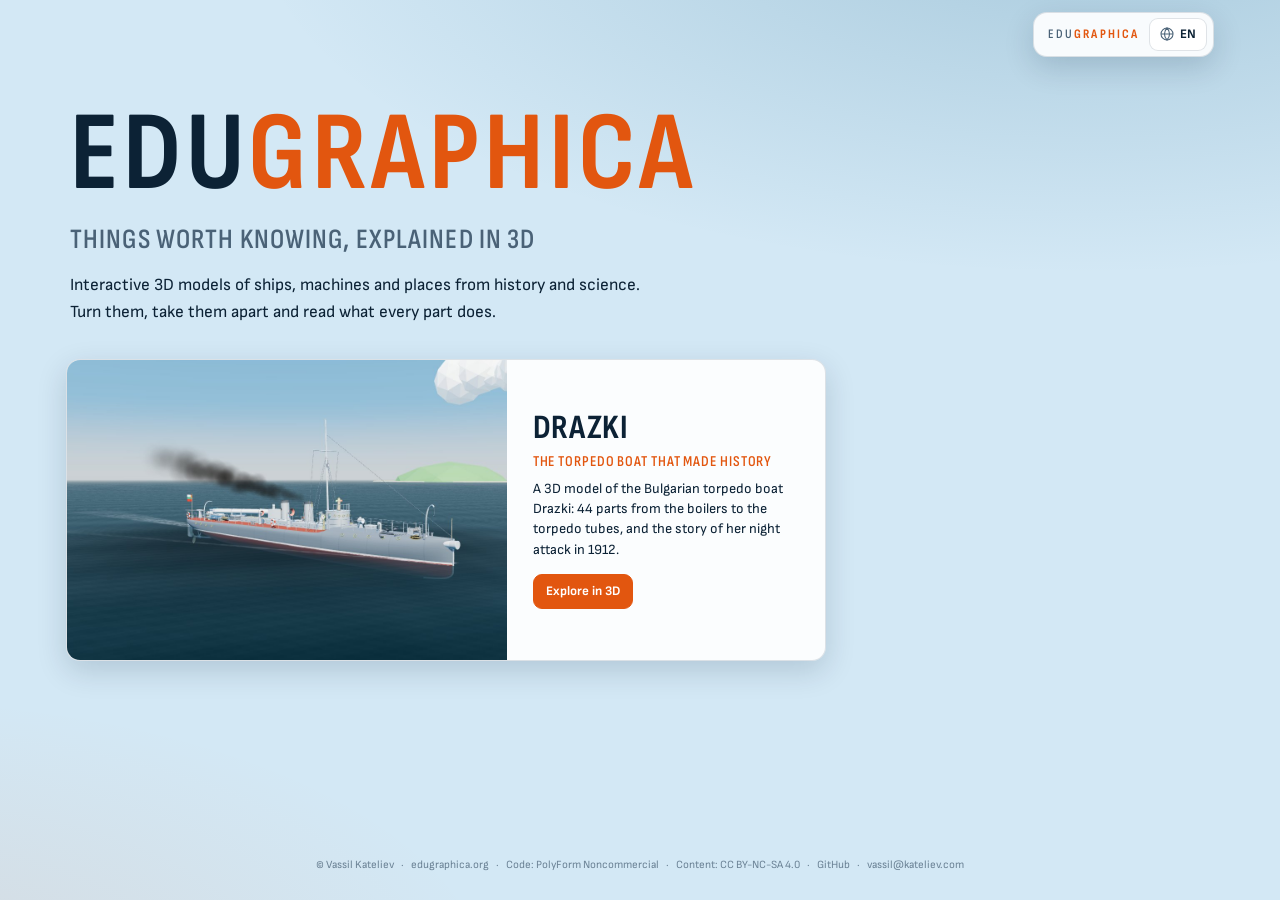
<file: index.html>
<!doctype html>
<html lang="en">
<head>
<meta charset="utf-8">
<meta name="viewport" content="width=device-width, initial-scale=1, viewport-fit=cover">
<title>Edugraphica</title>
<meta name="description" content="Edugraphica: interactive 3D models of ships, machines and places from history and science, explained part by part for young people.">
<meta name="copyright" content="© 2026 Vassil Kateliev · edugraphica.org">
<link rel="license" href="https://polyformproject.org/licenses/noncommercial/1.0.0" title="Code: PolyForm Noncommercial 1.0.0">
<link rel="license" href="https://creativecommons.org/licenses/by-nc-sa/4.0/" title="Content: CC BY-NC-SA 4.0">
<link rel="icon" href="assets/icons/favicon.svg" type="image/svg+xml">
<link rel="preconnect" href="https://fonts.googleapis.com">
<link rel="preconnect" href="https://fonts.gstatic.com" crossorigin>
<link rel="stylesheet" href="assets/css/tokens.css">
<link rel="stylesheet" href="assets/css/base.css">
<link rel="stylesheet" href="assets/css/landing.css">
</head>
<body class="landing">
<div class="landing-wrap">
  <nav id="siteNav" class="site-nav panel"></nav>
  <header class="landing-hero">
    <h1 class="landing-mark">Edu<b>graphica</b></h1>
    <p class="landing-tagline" data-i18n="site.tagline">Things worth knowing, explained in 3D</p>
    <p class="landing-intro" data-i18n="site.intro">Interactive 3D models of ships, machines and places from history and science.</p>
  </header>
  <main class="landing-grid" id="sites" aria-live="polite"></main>
  <footer id="siteFoot" class="site-foot"></footer>
</div>
<script type="module">
  import { startLanding } from './assets/js/pages/landing.js';
  startLanding().catch(err => console.error(err));
</script>
</body>
</html>
</file>
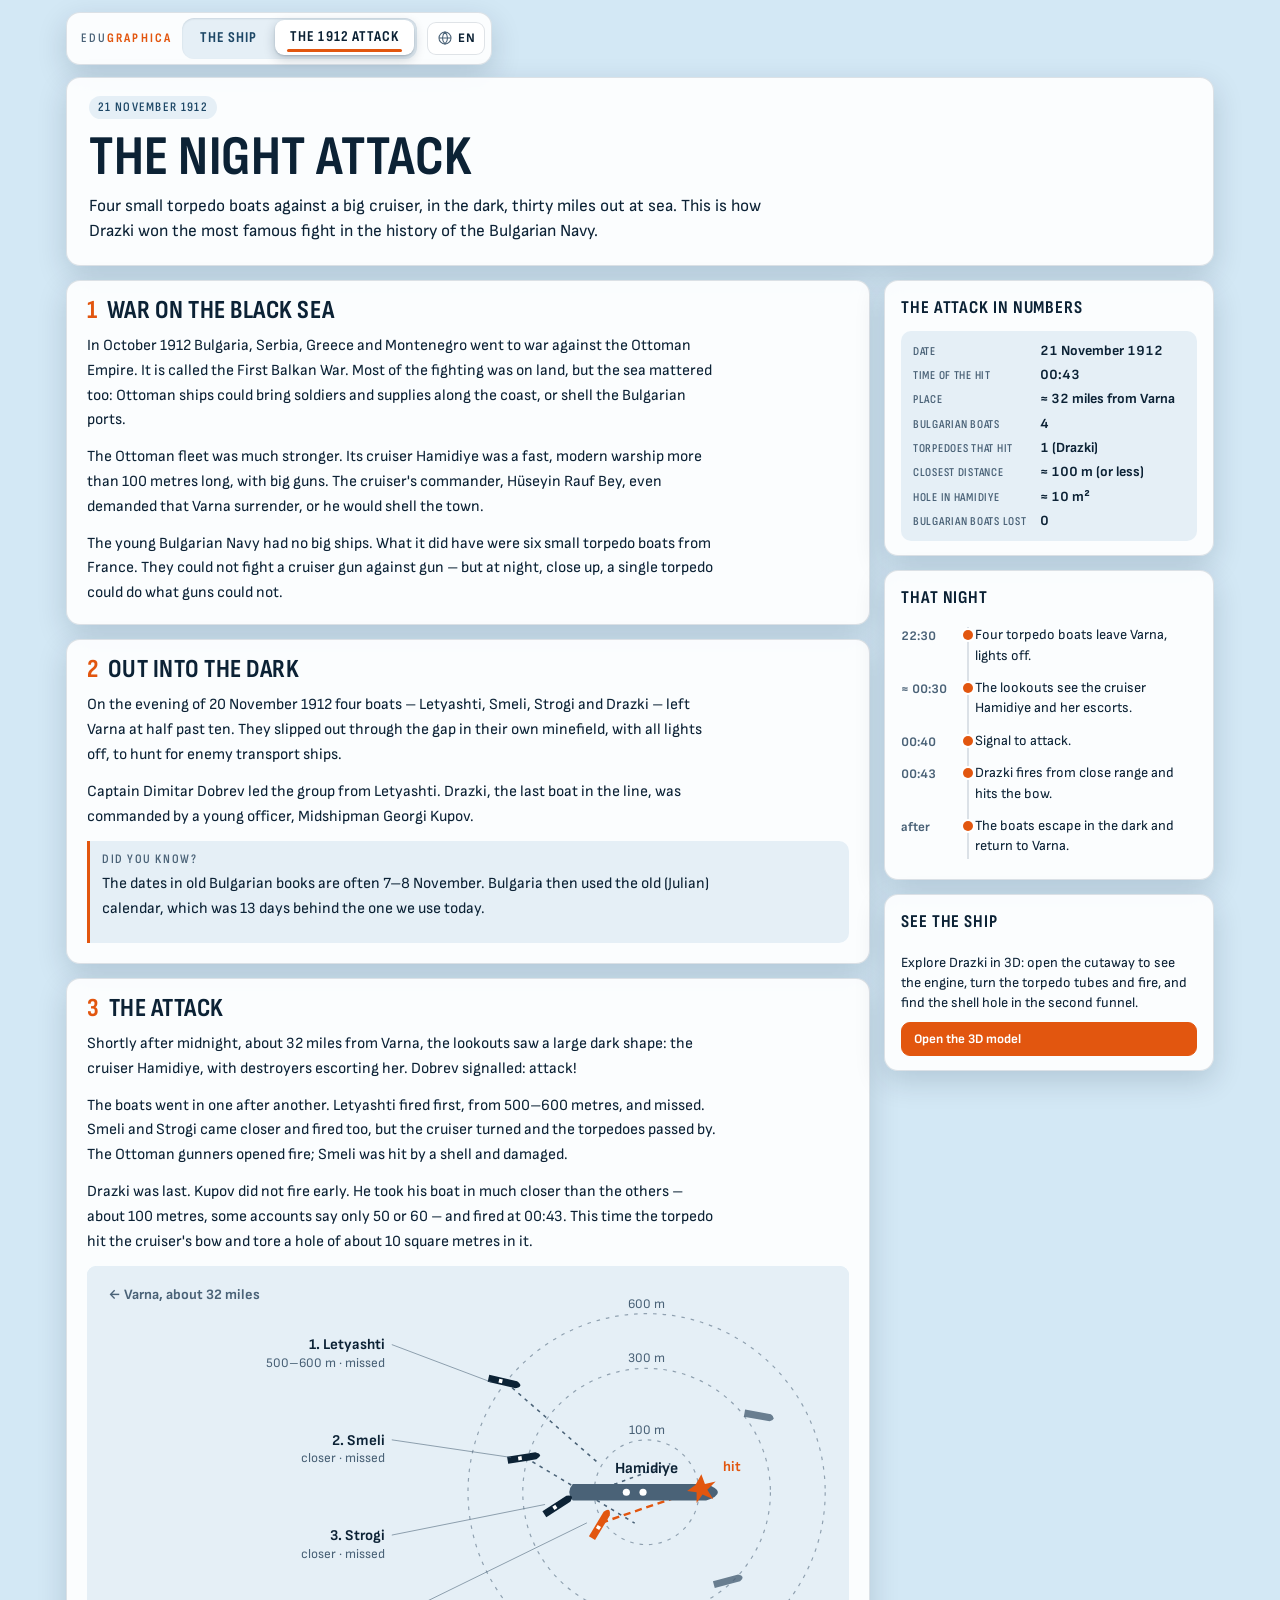
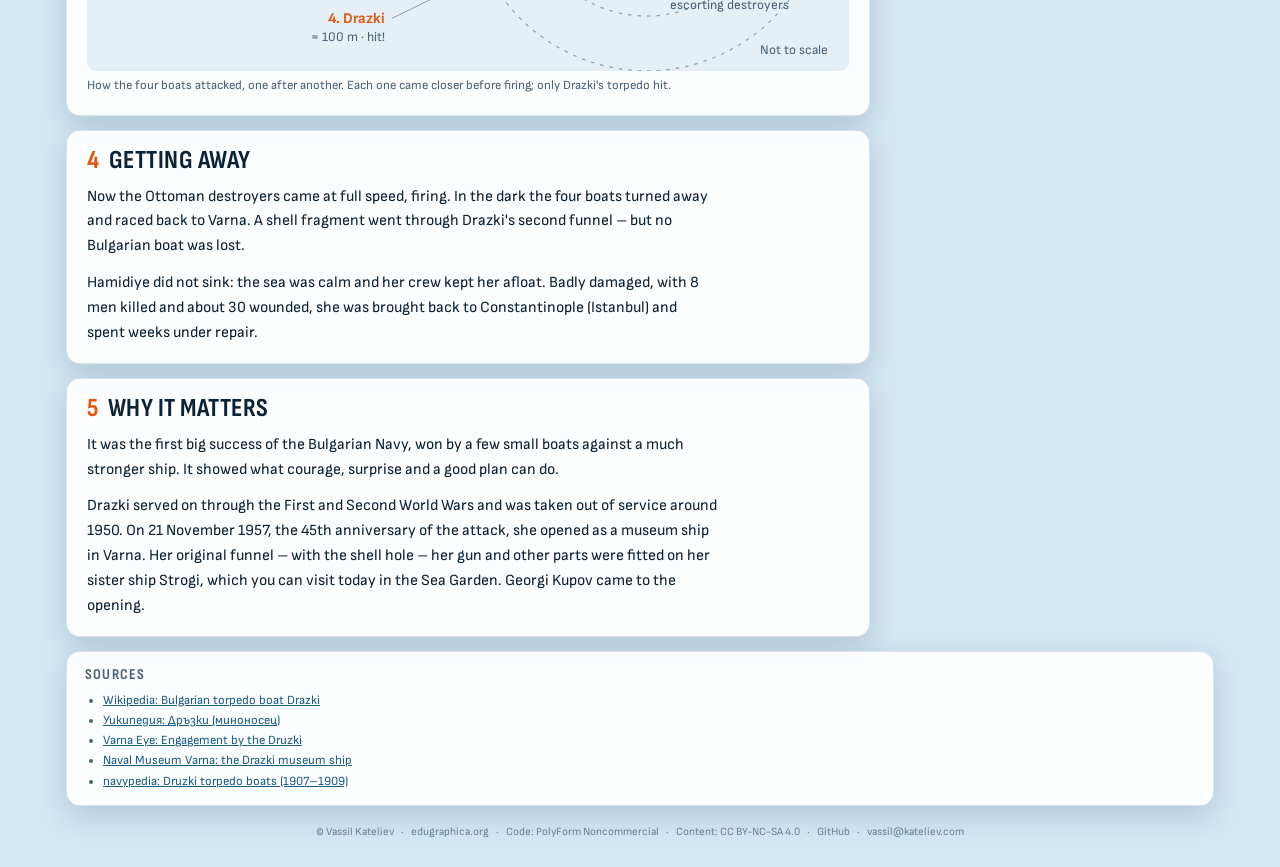
<file: drazki/story/index.html>
<!doctype html>
<html lang="en">
<head>
<meta charset="utf-8">
<meta name="viewport" content="width=device-width, initial-scale=1, viewport-fit=cover">
<title>The night attack of 1912 · Drazki · Edugraphica</title>
<meta name="description" content="How the Bulgarian torpedo boat Drazki torpedoed the Ottoman cruiser Hamidiye on the night of 21 November 1912, told step by step with a diagram and a timeline.">
<meta name="copyright" content="© 2026 Vassil Kateliev · edugraphica.org">
<link rel="license" href="https://polyformproject.org/licenses/noncommercial/1.0.0" title="Code: PolyForm Noncommercial 1.0.0">
<link rel="license" href="https://creativecommons.org/licenses/by-nc-sa/4.0/" title="Content: CC BY-NC-SA 4.0">
<link rel="icon" href="../../assets/icons/favicon.svg" type="image/svg+xml">
<link rel="preconnect" href="https://fonts.googleapis.com">
<link rel="preconnect" href="https://fonts.gstatic.com" crossorigin>
<!-- style cascade: site-wide tokens and components → article layout → this microsite's theme -->
<link rel="stylesheet" href="../../assets/css/tokens.css">
<link rel="stylesheet" href="../../assets/css/base.css">
<link rel="stylesheet" href="../../assets/css/article.css">
<link rel="stylesheet" href="../site.css">
</head>
<body class="article">
<div class="article-wrap">
  <nav id="siteNav" class="site-nav panel"></nav>
  <main id="article" aria-live="polite"></main>
  <footer id="siteFoot" class="site-foot"></footer>
</div>
<script type="module">
  import { startArticle } from '../../assets/js/pages/article.js';
  import { attackMap } from './attack-map.js';
  startArticle({ site: 'drazki', ns: 'story', current: 'story', figures: { attackMap } }).catch(err => console.error(err));
</script>
</body>
</html>
</file>
<file: assets/css/tokens.css>
/* Edugraphica — design tokens.
   One palette and type system for the landing page and every microsite (3D explorers,
   story pages …). Pages only use these variables, never raw colours.
   Cascade: tokens.css (all pages) → <microsite>/site.css (one microsite and its sub-pages)
   → an optional page stylesheet. A microsite re-themes itself by overriding these variables
   in its site.css; it never edits this file.
   Look (inherited from youngsails.org): bright water and sky, white HUD panels,
   signal orange as the single accent. */

/* Fonts: the only place they are loaded. Sofia Sans (Lettersoup, OFL) has Bulgarian
   Cyrillic letterforms by default; Russian forms switch on through locl for lang="ru". */
@import url("https://fonts.googleapis.com/css2?family=Sofia+Sans:ital,wght@0,400;0,700;1,400&family=Sofia+Sans+Condensed:wght@500;600;700&display=swap");

:root {
  /* colour */
  --stage: #d3e8f5;               /* page ground behind 3D scenes and content */
  --panel: rgba(255, 255, 255, .9);
  --panel-solid: #ffffff;
  --line: rgba(14, 44, 70, .13);
  --ink: #0c2235;                 /* main text */
  --ink-2: #4a6277;               /* secondary text */
  --accent: #e2560f;              /* signal orange */
  --accent-ink: #ffffff;          /* text on accent */
  --chip: #e5eff6;
  --chip-ink: #1d4766;
  --sea: #0f5f86;
  --shadow: 0 10px 30px rgba(8, 32, 54, .16);

  /* semantic colours (quizzes, notes) */
  --ok: #1f9d55;
  --warn: #c98a00;
  --danger: #c62f2f;


  /* type */
  --font-display: "Sofia Sans Condensed", "Arial Narrow", "Roboto Condensed", sans-serif;
  --font-body: "Sofia Sans", system-ui, -apple-system, "Segoe UI", sans-serif;
  --fs-body: 14px;
  --fs-small: 12.5px;
  --fs-h1: 40px;
  --fs-h2: 34px;

  /* shape and space */
  --radius: 14px;
  --radius-sm: 9px;
  --gutter: 16px;
}

@media (prefers-color-scheme: dark) {
  :root:not([data-theme="light"]) {
    --stage: #0b1824; --panel: rgba(11, 24, 37, .88); --panel-solid: #0f1f2e; --line: rgba(180, 214, 240, .14);
    --ink: #e6f0f8; --ink-2: #9db3c6; --accent: #ff7a33; --accent-ink: #1d0a00; --chip: #16304a; --chip-ink: #bfe0f7;
    --sea: #5fb7e0; --shadow: 0 10px 30px rgba(0, 0, 0, .45);
    --ok: #4cc584; --warn: #f0b429; --danger: #ff6b6b;
    color-scheme: dark;
  }
}
:root[data-theme="dark"] {
  --stage: #0b1824; --panel: rgba(11, 24, 37, .88); --panel-solid: #0f1f2e; --line: rgba(180, 214, 240, .14);
  --ink: #e6f0f8; --ink-2: #9db3c6; --accent: #ff7a33; --accent-ink: #1d0a00; --chip: #16304a; --chip-ink: #bfe0f7;
  --sea: #5fb7e0; --shadow: 0 10px 30px rgba(0, 0, 0, .45);
  --ok: #4cc584; --warn: #f0b429; --danger: #ff6b6b;
  color-scheme: dark;
}
</file>
<file: assets/css/base.css>
/* Edugraphica — base styles and shared components (every page loads this).
   Load after tokens.css. Layout files (explorer.css, article.css, landing.css)
   build on these classes instead of restyling them. */

*, *::before, *::after { box-sizing: border-box; }
html, body { height: 100%; }
body {
  margin: 0;
  background: var(--stage);
  color: var(--ink);
  font-family: var(--font-body);
  font-size: var(--fs-body);
  line-height: 1.45;
}
h1, h2, h3 { text-wrap: balance; }
img { max-width: 100%; }
[hidden] { display: none !important; }
button { font: inherit; color: inherit; }
button:focus-visible, input:focus-visible, select:focus-visible, a:focus-visible, label:focus-within {
  outline: 2px solid var(--accent); outline-offset: 2px;
}
a { color: var(--sea); }

/* site mark: small "Edugraphica" eyebrow shown on every page */
.site-mark {
  font-family: var(--font-display); font-weight: 600; font-size: 13px;
  letter-spacing: .16em; text-transform: uppercase; color: var(--ink-2); text-decoration: none;
}
.site-mark b { color: var(--accent); font-weight: 700; }

/* site navigation (assets/js/core/sitenav.js): site mark, the microsite's page tabs, language.
   Tabs sit in a sunken track; the current page is a raised tab with a drop
   shadow and an accent keel line. Pages decide where the bar sits. */
.site-nav { display: flex; align-items: center; gap: 10px; padding: 5px 6px 5px 14px; width: max-content; max-width: 100%; }
.site-nav:empty { display: none; }
.site-tabs { display: flex; gap: 3px; padding: 3px; background: var(--chip); border-radius: 12px; box-shadow: inset 0 1px 2px rgba(8, 32, 54, .12); min-width: 0; }
.site-tab {
  position: relative; display: block; white-space: nowrap; text-decoration: none;
  font-family: var(--font-display); font-weight: 700; font-size: 15px; letter-spacing: .07em; text-transform: uppercase;
  color: var(--chip-ink); padding: 6px 15px 7px; border-radius: 9px;
  transition: background .15s, color .15s, box-shadow .15s, transform .15s;
}
.site-tab:hover { color: var(--ink); background: var(--panel); box-shadow: 0 1px 3px rgba(8, 32, 54, .12); }
.site-tab[aria-current="page"] {
  color: var(--ink); background: var(--panel-solid);
  box-shadow: 0 4px 12px rgba(8, 32, 54, .22), 0 1px 2px rgba(8, 32, 54, .18);
  transform: translateY(-1px);
}
.site-tab[aria-current="page"]::after { content: ""; position: absolute; left: 12px; right: 12px; bottom: 3px; height: 3px; border-radius: 2px; background: var(--accent); }
.site-lang { position: relative; display: flex; align-items: center; gap: 5px; padding: 6px 9px; border: 1px solid var(--line); border-radius: var(--radius-sm); background: var(--panel-solid); cursor: pointer; }
.site-lang:hover { border-color: var(--accent); }
.site-lang svg { width: 16px; height: 16px; fill: none; stroke: var(--ink-2); stroke-width: 1.6; }
.site-lang-code { font-weight: 700; font-size: 13px; letter-spacing: .04em; }
/* the real <select> covers the control, so the native menu (with full language names) opens on tap */
.site-lang select { position: absolute; inset: 0; width: 100%; height: 100%; opacity: 0; cursor: pointer; font: inherit; color: var(--ink); background: var(--panel-solid); }
.site-lang:focus-within { outline: 2px solid var(--accent); outline-offset: 2px; }
@media (max-width: 1100px) { .site-nav > .site-mark { display: none; } .site-nav { padding-left: 6px; } }
@media (max-width: 820px) {
  .site-nav { width: auto; gap: 6px; }
  .site-tabs { flex: 1 1 auto; }
  .site-tab { flex: 1 1 auto; text-align: center; font-size: 14px; letter-spacing: .05em; padding: 6px 8px 7px; }
}

/* site footer (sitenav.js → mountSiteFoot): one small, quiet line; pages decide where it sits */
.site-foot { display: flex; justify-content: center; align-items: center; flex-wrap: wrap; gap: 0 7px;
  font-size: 11px; line-height: 1.4; color: var(--ink-2); opacity: .75; }
.site-foot:empty { display: none; }
.site-foot a { color: inherit; text-decoration: none; }
.site-foot a:hover, .site-foot a:focus-visible { color: var(--ink); text-decoration: underline; }
.site-foot:hover, .site-foot:focus-within { opacity: 1; }

/* floating HUD panel */
.panel {
  background: var(--panel); border: 1px solid var(--line); border-radius: var(--radius);
  box-shadow: var(--shadow); backdrop-filter: blur(10px); -webkit-backdrop-filter: blur(10px);
}

/* labels and chips */
.chip {
  display: inline-block; background: var(--chip); color: var(--chip-ink);
  font-family: var(--font-display); font-weight: 600; font-size: 13px; letter-spacing: .1em; text-transform: uppercase;
  padding: 2px 9px; border-radius: 999px;
}
.eyebrow-label {
  font-family: var(--font-display); font-weight: 600; font-size: 13px; letter-spacing: .12em;
  text-transform: uppercase; color: var(--ink-2);
}
.note { font-size: var(--fs-small); color: var(--ink-2); }

/* key/value spec table (dimensions, facts …) */
.spec { display: grid; grid-template-columns: auto 1fr; gap: 4px 14px; margin: 0 0 14px; padding: 10px 12px; background: var(--chip); border-radius: 10px; }
.spec dt { color: var(--ink-2); font-size: 12px; text-transform: uppercase; letter-spacing: .06em; font-family: var(--font-display); font-weight: 600; padding-top: 2px; }
.spec dd { margin: 0; font-variant-numeric: tabular-nums; font-weight: 700; }

/* "did you know?" note inside a card or an article */
.callout { border-left: 3px solid var(--accent); background: var(--chip); border-radius: 0 10px 10px 0; padding: 9px 12px; margin: 0 0 12px; }
.callout .eyebrow-label { margin-bottom: 3px; }
.callout p { margin: 0; }

/* buttons */
a.btn { display: inline-block; text-decoration: none; color: var(--ink); }
.btn { background: var(--panel-solid); border: 1px solid var(--line); border-radius: var(--radius-sm); padding: 7px 12px; cursor: pointer; font-weight: 700; font-size: 13px; }
.btn:hover { border-color: var(--accent); }
.btn.primary { background: var(--accent); border-color: var(--accent); color: var(--accent-ink); }
.tg { border: 1px solid var(--line); background: var(--panel-solid); border-radius: var(--radius-sm); padding: 6px 10px; cursor: pointer; font-weight: 700; font-size: 13px; white-space: nowrap; }
.tg[aria-pressed="true"] { background: var(--ink); color: var(--panel-solid); border-color: var(--ink); }
.seg { display: flex; background: var(--chip); border-radius: var(--radius-sm); padding: 3px; }
.seg button { border: 0; background: none; padding: 5px 11px; border-radius: 7px; cursor: pointer; font-weight: 700; font-size: 13px; color: var(--chip-ink); }
.seg button[aria-pressed="true"] { background: var(--ink); color: var(--panel-solid); box-shadow: 0 1px 3px rgba(0, 0, 0, .15); }
.check { display: flex; align-items: center; gap: 8px; font-size: 13px; color: var(--ink-2); cursor: pointer; }
.check input { accent-color: var(--accent); width: 16px; height: 16px; }
.row { display: flex; gap: 8px; flex-wrap: wrap; align-items: center; }

/* simple centred message page (404) */
.message-page { min-height: 100%; display: grid; place-items: center; padding-inline: var(--gutter); padding-block: 40px; }
.message-page .panel { max-width: 460px; padding: 24px 26px; }
.message-page h1 { font-family: var(--font-display); font-size: var(--fs-h2); margin: 6px 0 8px; line-height: 1; }

@media (prefers-reduced-motion: reduce) {
  *, *::before, *::after { transition: none !important; animation: none !important; }
}
</file>
<file: assets/css/landing.css>
/* Edugraphica — landing page layout (the site root).
   Built on tokens.css and base.css: navigation bar, a hero with the site mark,
   and a grid of microsite cards (from MICROSITES in assets/js/core/config.js).
   The first card is wide on large screens, so a single topic still looks deliberate. */

body.landing {
  min-height: 100%;
  background:
    radial-gradient(1200px 520px at 85% -10%, color-mix(in srgb, var(--sea) 22%, transparent), transparent 70%),
    radial-gradient(900px 420px at -10% 110%, color-mix(in srgb, var(--accent) 10%, transparent), transparent 70%),
    var(--stage);
}
.landing-wrap { max-width: 1180px; margin: 0 auto; padding: 12px var(--gutter) 28px; display: flex; flex-direction: column; min-height: 100vh; }
.landing-wrap > .site-nav { margin-left: auto; }

/* hero */
.landing-hero { padding: 48px 4px 34px; max-width: 760px; }
.landing-mark { font-family: var(--font-display); font-weight: 700; font-size: clamp(54px, 11vw, 112px); line-height: .9; letter-spacing: .04em; text-transform: uppercase; margin: 0 0 14px; color: var(--ink); }
.landing-mark b { color: var(--accent); }
.landing-tagline { font-family: var(--font-display); font-weight: 600; font-size: clamp(20px, 3vw, 28px); letter-spacing: .04em; text-transform: uppercase; color: var(--ink-2); margin: 0 0 12px; }
.landing-intro { font-size: 17px; line-height: 1.55; margin: 0; max-width: 60ch; }

/* microsite cards */
.landing-grid { display: grid; grid-template-columns: repeat(auto-fill, minmax(300px, 1fr)); gap: 16px; flex: 1 0 auto; align-content: start; }
.site-card { display: flex; flex-direction: column; overflow: hidden; text-decoration: none; color: var(--ink); transition: transform .15s, box-shadow .15s, border-color .15s; }
.site-card:hover { transform: translateY(-2px); border-color: var(--accent); }
.site-card img { display: block; width: 100%; aspect-ratio: 16 / 9; object-fit: cover; background: var(--chip); }
.site-card .body { padding: 16px 18px 18px; display: flex; flex-direction: column; gap: 6px; }
.site-card h2 { font-family: var(--font-display); font-weight: 700; font-size: var(--fs-h2); line-height: 1; letter-spacing: .02em; text-transform: uppercase; margin: 0; }
.site-card .tagline { font-family: var(--font-display); font-weight: 600; font-size: 15px; letter-spacing: .06em; text-transform: uppercase; color: var(--accent); margin: 0; }
.site-card p { margin: 0; }
.site-card .row { margin-top: 8px; }
@media (min-width: 900px) {
  .site-card:first-child { grid-column: span 2; flex-direction: row; }
  .site-card:first-child img { width: 58%; aspect-ratio: auto; min-height: 300px; }
  .site-card:first-child .body { justify-content: center; padding: 24px 26px; }
}

.landing-wrap > .site-foot { margin-top: 28px; }
</file>
<file: assets/css/article.css>
/* Edugraphica — layout for story and text pages (any microsite).
   Built only on tokens.css and base.css: the navigation bar, a header panel,
   a reading column of section panels with an optional figure, and a sticky side
   column (key facts, timeline, link back to the 3D model). Phones: one column. */

body.article { min-height: 100%; }
.article-wrap { max-width: 1180px; margin: 0 auto; padding: 12px var(--gutter) 28px; }
.article-wrap > .site-nav { margin: 0 0 12px; }

/* header */
.article-head { padding: 18px 22px 20px; margin-bottom: 14px; }
.article-head .chip { margin-bottom: 8px; }
.article-head h1 { font-family: var(--font-display); font-weight: 700; font-size: clamp(34px, 6vw, 56px); line-height: .95; letter-spacing: .01em; text-transform: uppercase; margin: 4px 0 10px; }
.article-head h1 span { color: var(--accent); }
.article-head .lead { font-size: 17px; line-height: 1.5; margin: 0; max-width: 68ch; color: var(--ink); }

/* columns */
.article-cols { display: grid; grid-template-columns: minmax(0, 1fr) 330px; gap: 14px; align-items: start; }
.article-main { display: flex; flex-direction: column; gap: 14px; min-width: 0; }
.article-aside { position: sticky; top: 12px; display: flex; flex-direction: column; gap: 14px; }

/* sections */
.article-section { padding: 16px 20px 6px; }
.article-section h2 { font-family: var(--font-display); font-weight: 700; font-size: 26px; line-height: 1.05; letter-spacing: .02em; text-transform: uppercase; margin: 0 0 10px; }
.article-section h2 .num { color: var(--accent); margin-right: .35em; }
.article-section p { font-size: 15.5px; line-height: 1.6; margin: 0 0 12px; max-width: 70ch; }
.article-section .callout { margin-bottom: 14px; }
.article-figure { margin: 4px 0 14px; }
.article-figure svg { display: block; width: 100%; height: auto; border-radius: var(--radius-sm); background: var(--chip); }
.article-figure figcaption { font-size: var(--fs-small); color: var(--ink-2); margin-top: 6px; }

/* side column */
.article-card { padding: 14px 16px; }
.article-card h3 { font-family: var(--font-display); font-weight: 700; font-size: 18px; letter-spacing: .05em; text-transform: uppercase; margin: 0 0 10px; }
.article-card .spec { margin: 0; }
.timeline { list-style: none; margin: 0; padding: 0; position: relative; }
.timeline::before { content: ""; position: absolute; left: 66px; top: 6px; bottom: 6px; width: 2px; background: var(--line); }
.timeline li { display: grid; grid-template-columns: 58px 1fr; gap: 16px; padding: 4px 0 8px; position: relative; font-size: 14px; }
.timeline li::before { content: ""; position: absolute; left: 62px; top: 9px; width: 10px; height: 10px; border-radius: 50%; background: var(--accent); box-shadow: 0 0 0 2px var(--panel-solid); }
.timeline time { white-space: nowrap; font-variant-numeric: tabular-nums; font-weight: 700; color: var(--ink-2); font-size: 13px; padding-top: 2px; }
.article-cta { display: flex; flex-direction: column; gap: 8px; }
.article-cta p { margin: 0; font-size: 14px; }

/* sources */
.article-sources { padding: 12px 18px; margin-top: 14px; }
.article-sources h3 { font-family: var(--font-display); font-weight: 700; font-size: 15px; letter-spacing: .08em; text-transform: uppercase; margin: 0 0 6px; color: var(--ink-2); }
.article-sources ul { margin: 0; padding-left: 18px; font-size: var(--fs-small); color: var(--ink-2); }
.article-sources li { margin: 2px 0; }

.article-wrap > .site-foot { margin-top: 18px; }

@media (max-width: 900px) {
  .article-cols { grid-template-columns: 1fr; }
  .article-aside { position: static; }
  .article-wrap > .site-nav { width: auto; }
}
</file>
<file: drazki/site.css>
/* Drazki — microsite theme.
   Loaded by every page of this microsite (drazki/ and drazki/story/), after the site-wide
   tokens.css, base.css and the layout file. Change the look of the whole microsite here
   by overriding the design tokens; never restyle shared components and never edit
   assets/css/ for one microsite. Other microsites and the landing page are not affected. */

:root {
  --sea: #1f5d82;                 /* links: a deeper naval blue */
}
@media (prefers-color-scheme: dark) {
  :root:not([data-theme="light"]) { --sea: #6cb4dc; }
}
:root[data-theme="dark"] { --sea: #6cb4dc; }
</file>
